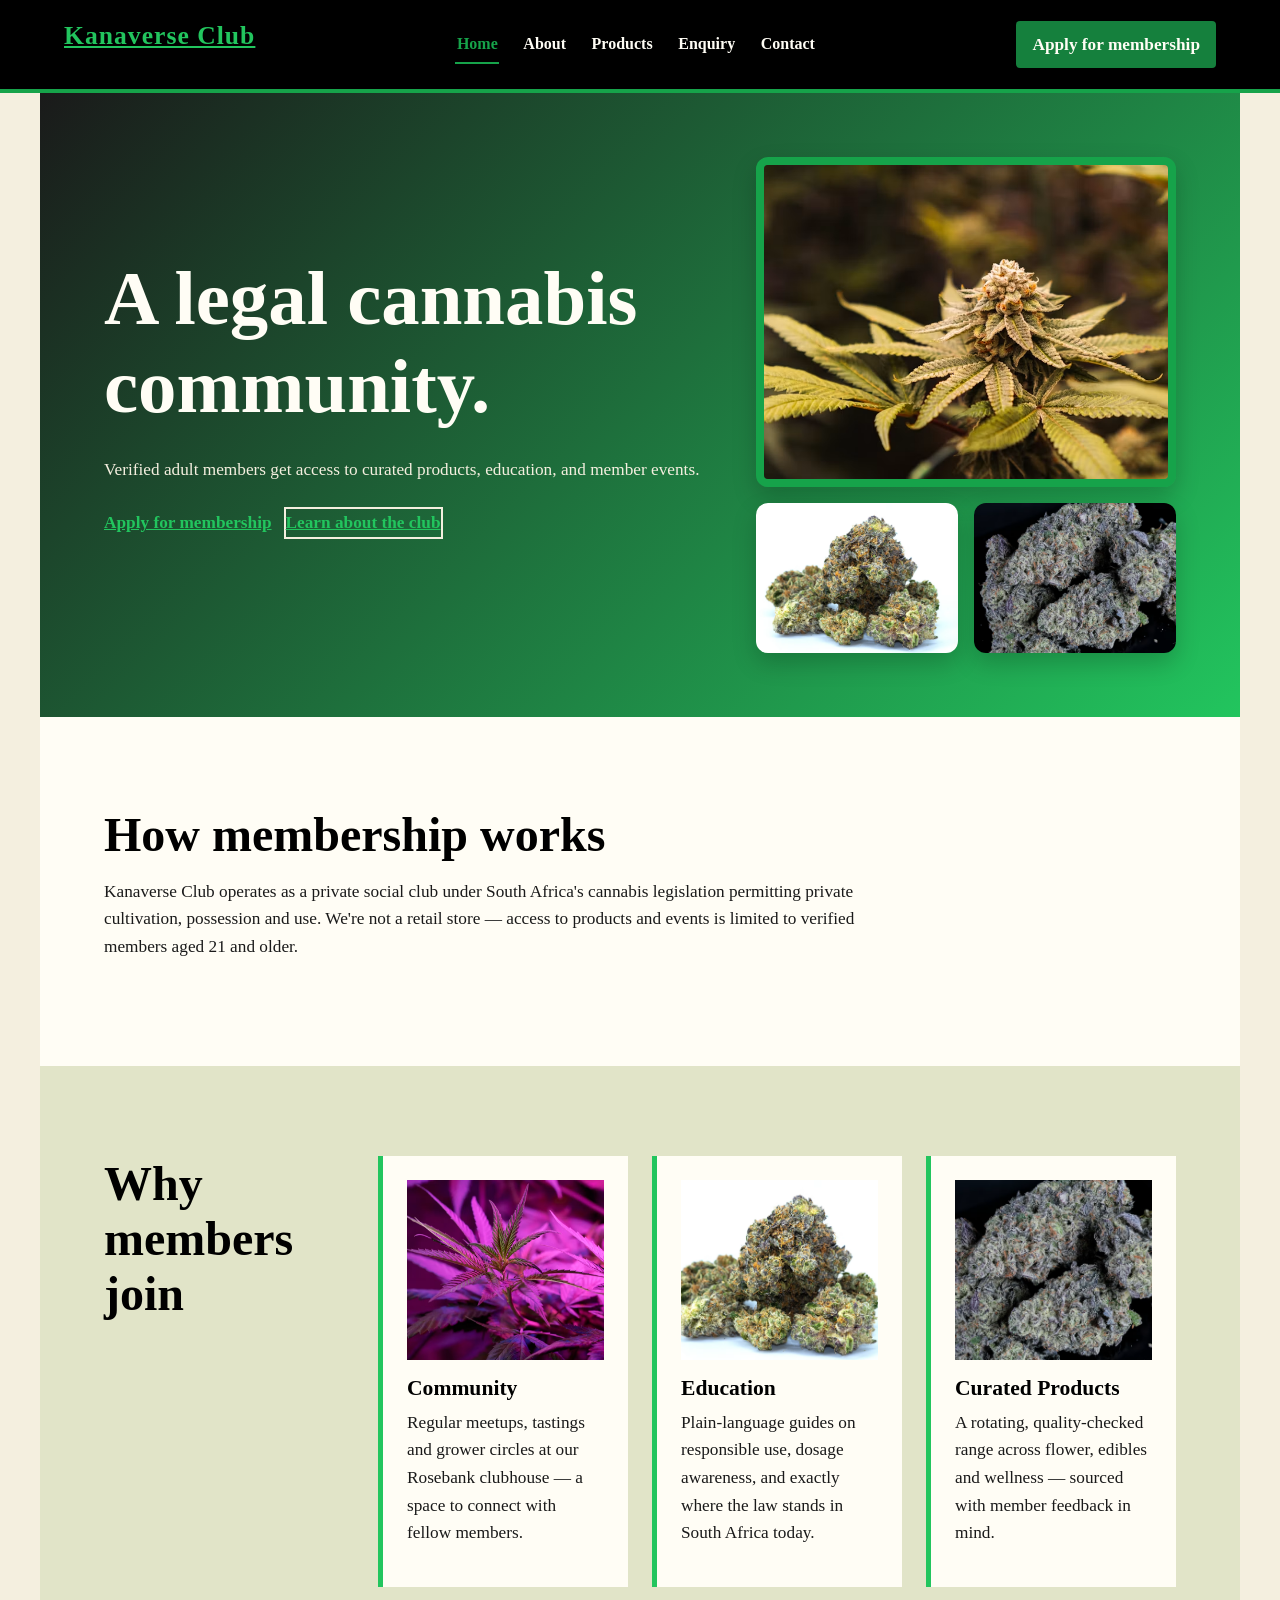
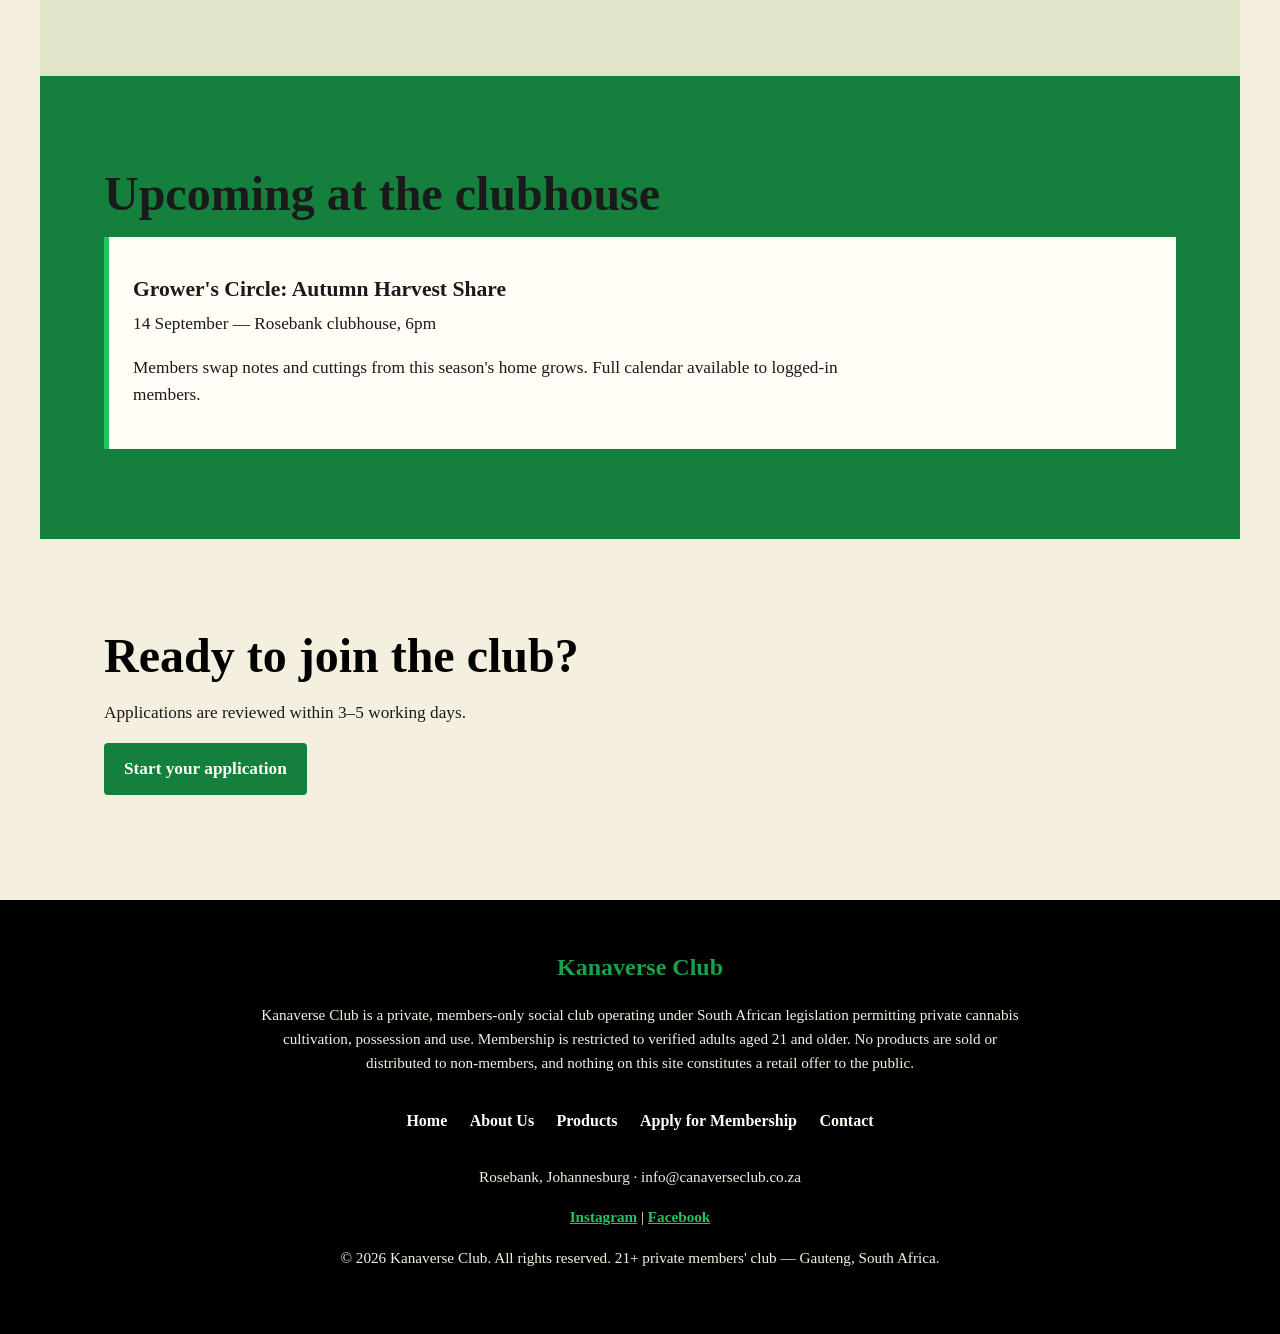
<file: WedePart3-main/index.html>
<!DOCTYPE html>
<html lang="en">
<head>
  <meta charset="UTF-8">
  <meta name="viewport" content="width=device-width, initial-scale=1.0">
  <title>Kanaverse Club — Johannesburg's Private Cannabis Social Club</title>
  <link rel="stylesheet" href="style.css">
</head>
<body>

  <header>
    <p class="site-brand"><a href="index.html" aria-label="Kanaverse Club home">Kanaverse Club</a></p>
    <nav aria-label="Main navigation">
      <ul>
        <li><a href="index.html" aria-current="page">Home</a></li>
        <li><a href="about.html">About</a></li>
        <li><a href="products.html">Products</a></li>
        <li><a href="enquiry.html">Enquiry</a></li>
        <li><a href="contact.html">Contact</a></li>
      </ul>
    </nav>
    <p class="header-cta"><a href="enquiry.html">Apply for membership</a></p>
  </header>

  <main>

    <!-- Hero section -->
    <section id="hero">
      <div class="hero-copy">
        <h1>A legal cannabis community.</h1>
        <p>Verified adult members get access to curated products, education, and member events.</p>
        <p class="hero-actions">
          <a class="button-link" href="enquiry.html">Apply for membership</a>
          <a class="button-link button-link-secondary" href="about.html">Learn about the club</a>
        </p>
      </div>

      <div class="hero-visual">
        <img src="images/bud1.avif" alt="Cannabis buds at Kanaverse Club" class="hero-main">
        <div class="hero-mini">
          <img src="images/bud3.avif" alt="Cannabis product display" class="hero-thumb">
          <img src="images/bud4.avif" alt="Quality cannabis flower" class="hero-thumb">
        </div>
      </div>
    </section>

    <section id="how-it-works">
      <h2>How membership works</h2>
      <p>Kanaverse Club operates as a private social club under South Africa's cannabis legislation permitting private cultivation, possession and use. We're not a retail store — access to products and events is limited to verified members aged 21 and older.</p>
    </section>

   
    <section id="why-join">
      <h2>Why members join</h2>
      <div class="feature">
        <img src="images/bud2.avif" alt="Community members enjoying a meetup at Kanaverse Club">
        <h3>Community</h3>
        <p>Regular meetups, tastings and grower circles at our Rosebank clubhouse — a space to connect with fellow members.</p>
      </div>
      <div class="feature">
        <img src="images/bud3.avif" alt="Education and cannabis learning resources">
        <h3>Education</h3>
        <p>Plain-language guides on responsible use, dosage awareness, and exactly where the law stands in South Africa today.</p>
      </div>
      <div class="feature">
        <img src="images/bud4.avif" alt="Curated cannabis products for members">
        <h3>Curated Products</h3>
        <p>A rotating, quality-checked range across flower, edibles and wellness — sourced with member feedback in mind.</p>
      </div>
    </section>

    <!-- Events teaser -->
    <section id="events-teaser">
      <h2>Upcoming at the clubhouse</h2>
      <article>
        <h3>Grower's Circle: Autumn Harvest Share</h3>
        <p><time datetime="2026-09-14">14 September</time> — Rosebank clubhouse, 6pm</p>
        <p>Members swap notes and cuttings from this season's home grows. Full calendar available to logged-in members.</p>
      </article>
    </section>

    <!-- Membership call to action -->
    <section id="cta">
      <h2>Ready to join the club?</h2>
      <p>Applications are reviewed within 3–5 working days.</p>
      <p><a class="button-link" href="enquiry.html">Start your application</a></p>
    </section>

  </main>

  
  <footer>
    <p><strong>Kanaverse Club</strong></p>
    <p>Kanaverse Club is a private, members-only social club operating under South African legislation permitting private cannabis cultivation, possession and use. Membership is restricted to verified adults aged 21 and older. No products are sold or distributed to non-members, and nothing on this site constitutes a retail offer to the public.</p>

    <nav>
      <ul>
        <li><a href="index.html">Home</a></li>
        <li><a href="about.html">About Us</a></li>
        <li><a href="products.html">Products</a></li>
        <li><a href="enquiry.html">Apply for Membership</a></li>
        <li><a href="contact.html">Contact</a></li>
      </ul>
    </nav>

    <p>Rosebank, Johannesburg &middot; info@canaverseclub.co.za</p>
    <p><a href="#">Instagram</a> | <a href="#">Facebook</a></p>
    <p>&copy; 2026 Kanaverse Club. All rights reserved. 21+ private members' club — Gauteng, South Africa.</p>
  </footer>

</body>
</html>
</file>
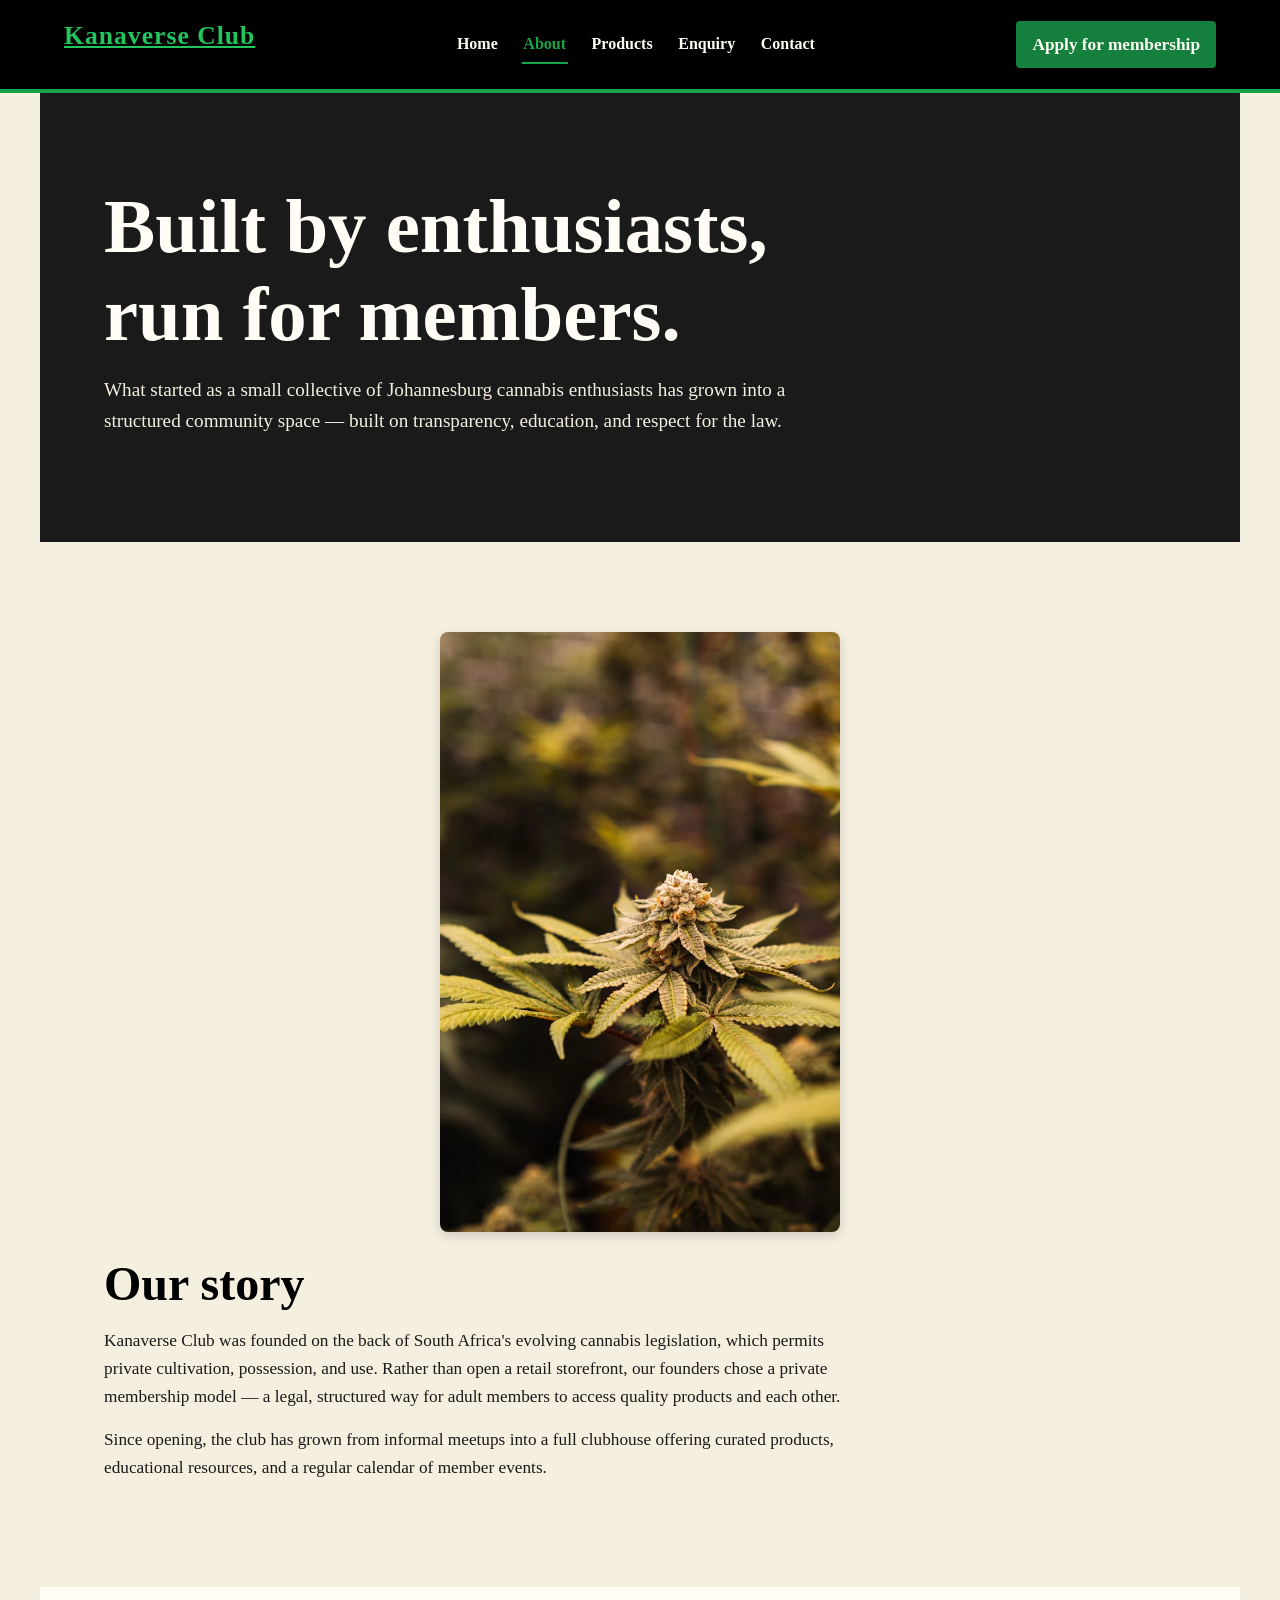
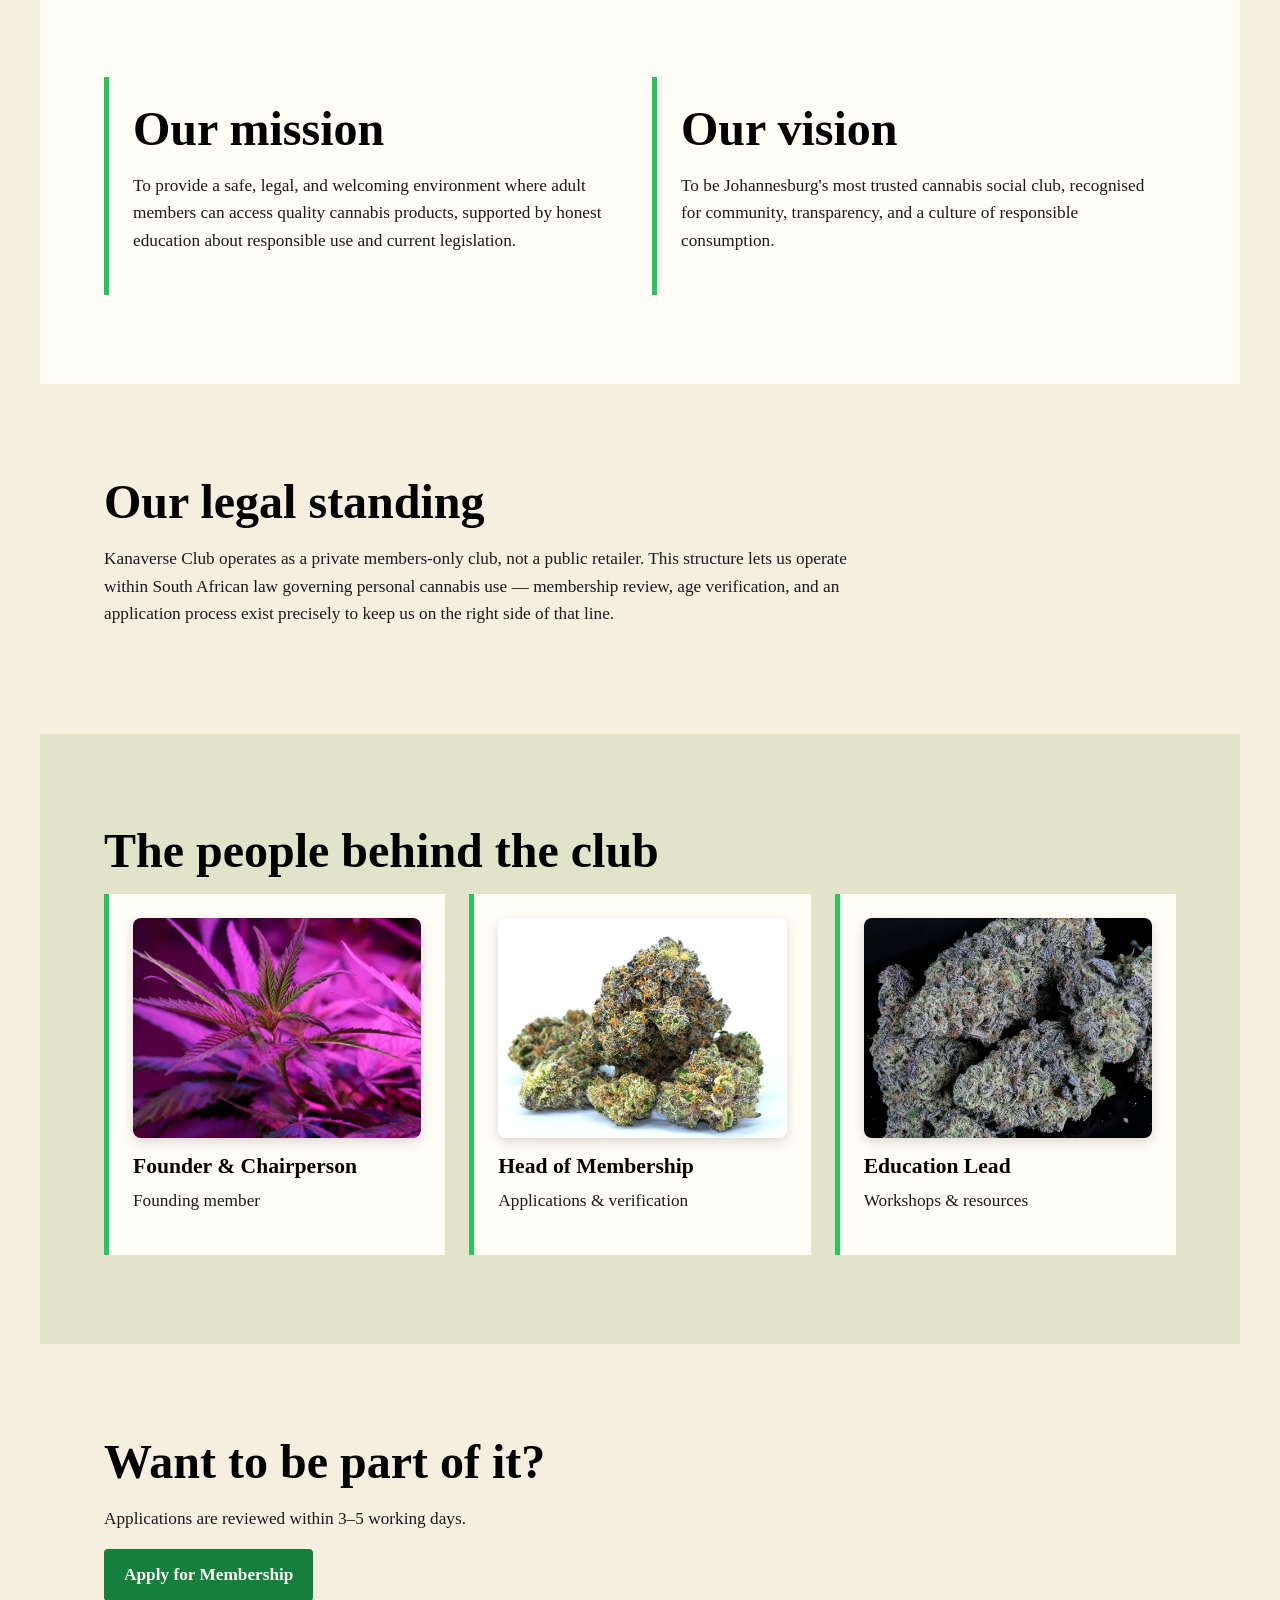
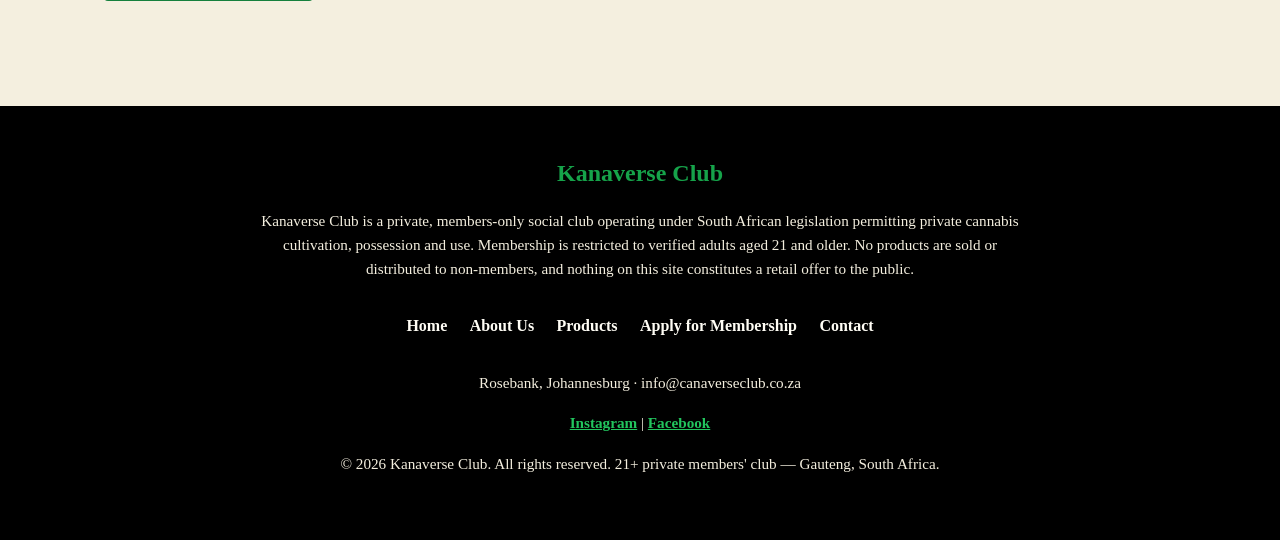
<file: WedePart3-main/about.html>
<!DOCTYPE html>
<html lang="en">
<head>
  <meta charset="UTF-8">
  <meta name="viewport" content="width=device-width, initial-scale=1.0">
  <title>About Us — Kanaverse Club</title>
  <link rel="stylesheet" href="style.css">
</head>
<body>

  <header>
    <p class="site-brand"><a href="index.html" aria-label="Kanaverse Club home">Kanaverse Club</a></p>
    <nav aria-label="Main navigation">
      <ul>
        <li><a href="index.html">Home</a></li>
        <li><a href="about.html" aria-current="page">About</a></li>
        <li><a href="products.html">Products</a></li>
        <li><a href="enquiry.html">Enquiry</a></li>
        <li><a href="contact.html">Contact</a></li>
      </ul>
    </nav>
    <p class="header-cta"><a href="enquiry.html">Apply for membership</a></p>
  </header>

  <main>

    <section id="page-intro">
      <h1>Built by enthusiasts, run for members.</h1>
      <p>What started as a small collective of Johannesburg cannabis enthusiasts has grown into a structured community space — built on transparency, education, and respect for the law.</p>
    </section>

    <!-- Our story -->
    <section id="our-story">
      <img src="images/bud1.avif" alt="Cannabis buds" class="section-image">
      <h2>Our story</h2>
      <p>Kanaverse Club was founded on the back of South Africa's evolving cannabis legislation, which permits private cultivation, possession, and use. Rather than open a retail storefront, our founders chose a private membership model — a legal, structured way for adult members to access quality products and each other.</p>
      <p>Since opening, the club has grown from informal meetups into a full clubhouse offering curated products, educational resources, and a regular calendar of member events.</p>
    </section>

    <!-- Mission and vision -->
    <section id="mission-vision">
      <div>
        <h2>Our mission</h2>
        <p>To provide a safe, legal, and welcoming environment where adult members can access quality cannabis products, supported by honest education about responsible use and current legislation.</p>
      </div>
      <div>
        <h2>Our vision</h2>
        <p>To be Johannesburg's most trusted cannabis social club, recognised for community, transparency, and a culture of responsible consumption.</p>
      </div>
    </section>

    <!-- Legal standing -->
    <section id="legal-standing">
      <h2>Our legal standing</h2>
      <p>Kanaverse Club operates as a private members-only club, not a public retailer. This structure lets us operate within South African law governing personal cannabis use — membership review, age verification, and an application process exist precisely to keep us on the right side of that line.</p>
    </section>

    <!-- Team -->
    <section id="team">
      <h2>The people behind the club</h2>
      <ul>
        <li>
          <img src="images/bud2.avif" alt="Premium cannabis bud selection">
          <h3>Founder &amp; Chairperson</h3>
          <p>Founding member</p>
        </li>
        <li>
          <img src="images/bud3.avif" alt="Carefully cultivated cannabis">
          <h3>Head of Membership</h3>
          <p>Applications &amp; verification</p>
        </li>
        <li>
          <img src="images/bud4.avif" alt="Quality cannabis strain">
          <h3>Education Lead</h3>
          <p>Workshops &amp; resources</p>
        </li>
      </ul>
    </section>

    <section id="cta">
      <h2>Want to be part of it?</h2>
      <p>Applications are reviewed within 3–5 working days.</p>
      <p><a href="enquiry.html">Apply for Membership</a></p>
    </section>

  </main>

  <footer>
    <p><strong>Kanaverse Club</strong></p>
    <p>Kanaverse Club is a private, members-only social club operating under South African legislation permitting private cannabis cultivation, possession and use. Membership is restricted to verified adults aged 21 and older. No products are sold or distributed to non-members, and nothing on this site constitutes a retail offer to the public.</p>

    <nav>
      <ul>
        <li><a href="index.html">Home</a></li>
        <li><a href="about.html">About Us</a></li>
        <li><a href="products.html">Products</a></li>
        <li><a href="enquiry.html">Apply for Membership</a></li>
        <li><a href="contact.html">Contact</a></li>
      </ul>
    </nav>

    <p>Rosebank, Johannesburg &middot; info@canaverseclub.co.za</p>
    <p><a href="#">Instagram</a> | <a href="#">Facebook</a></p>
    <p>&copy; 2026 Kanaverse Club. All rights reserved. 21+ private members' club — Gauteng, South Africa.</p>
  </footer>

</body>
</html>
</file>
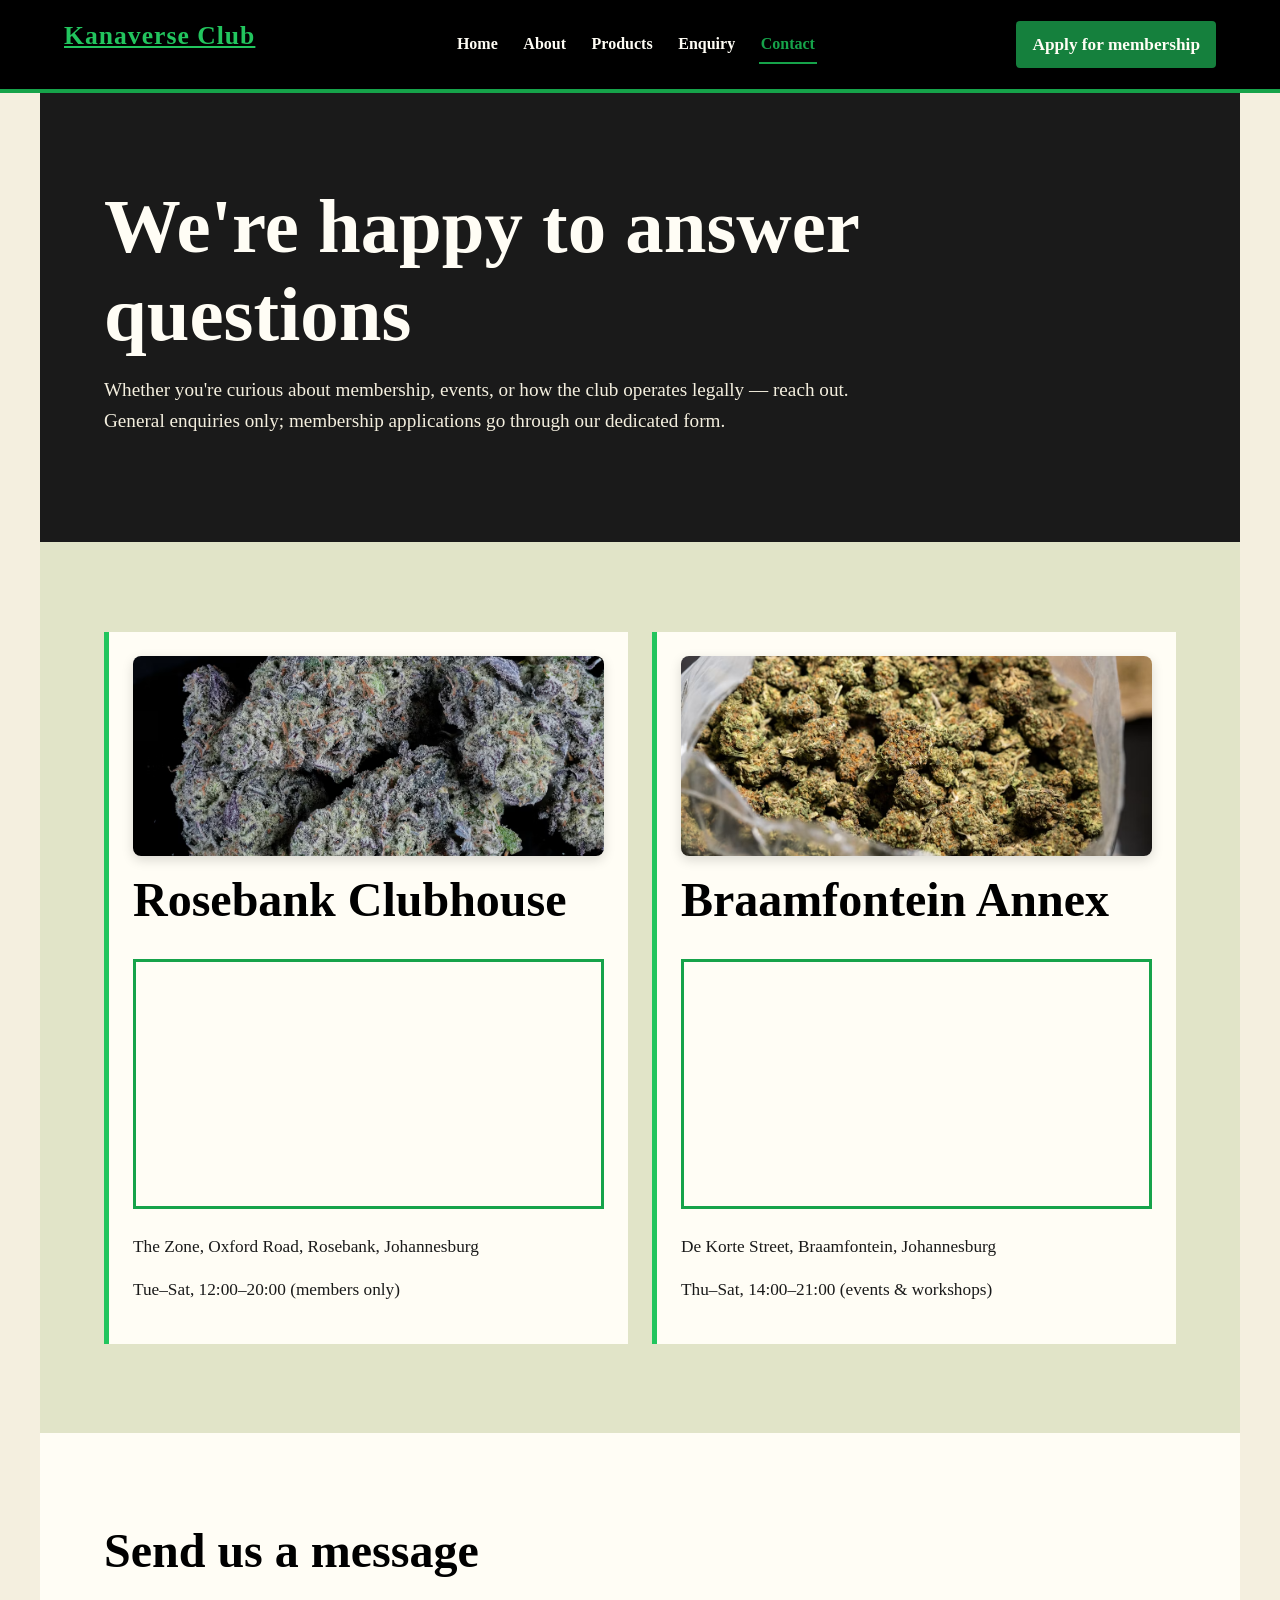
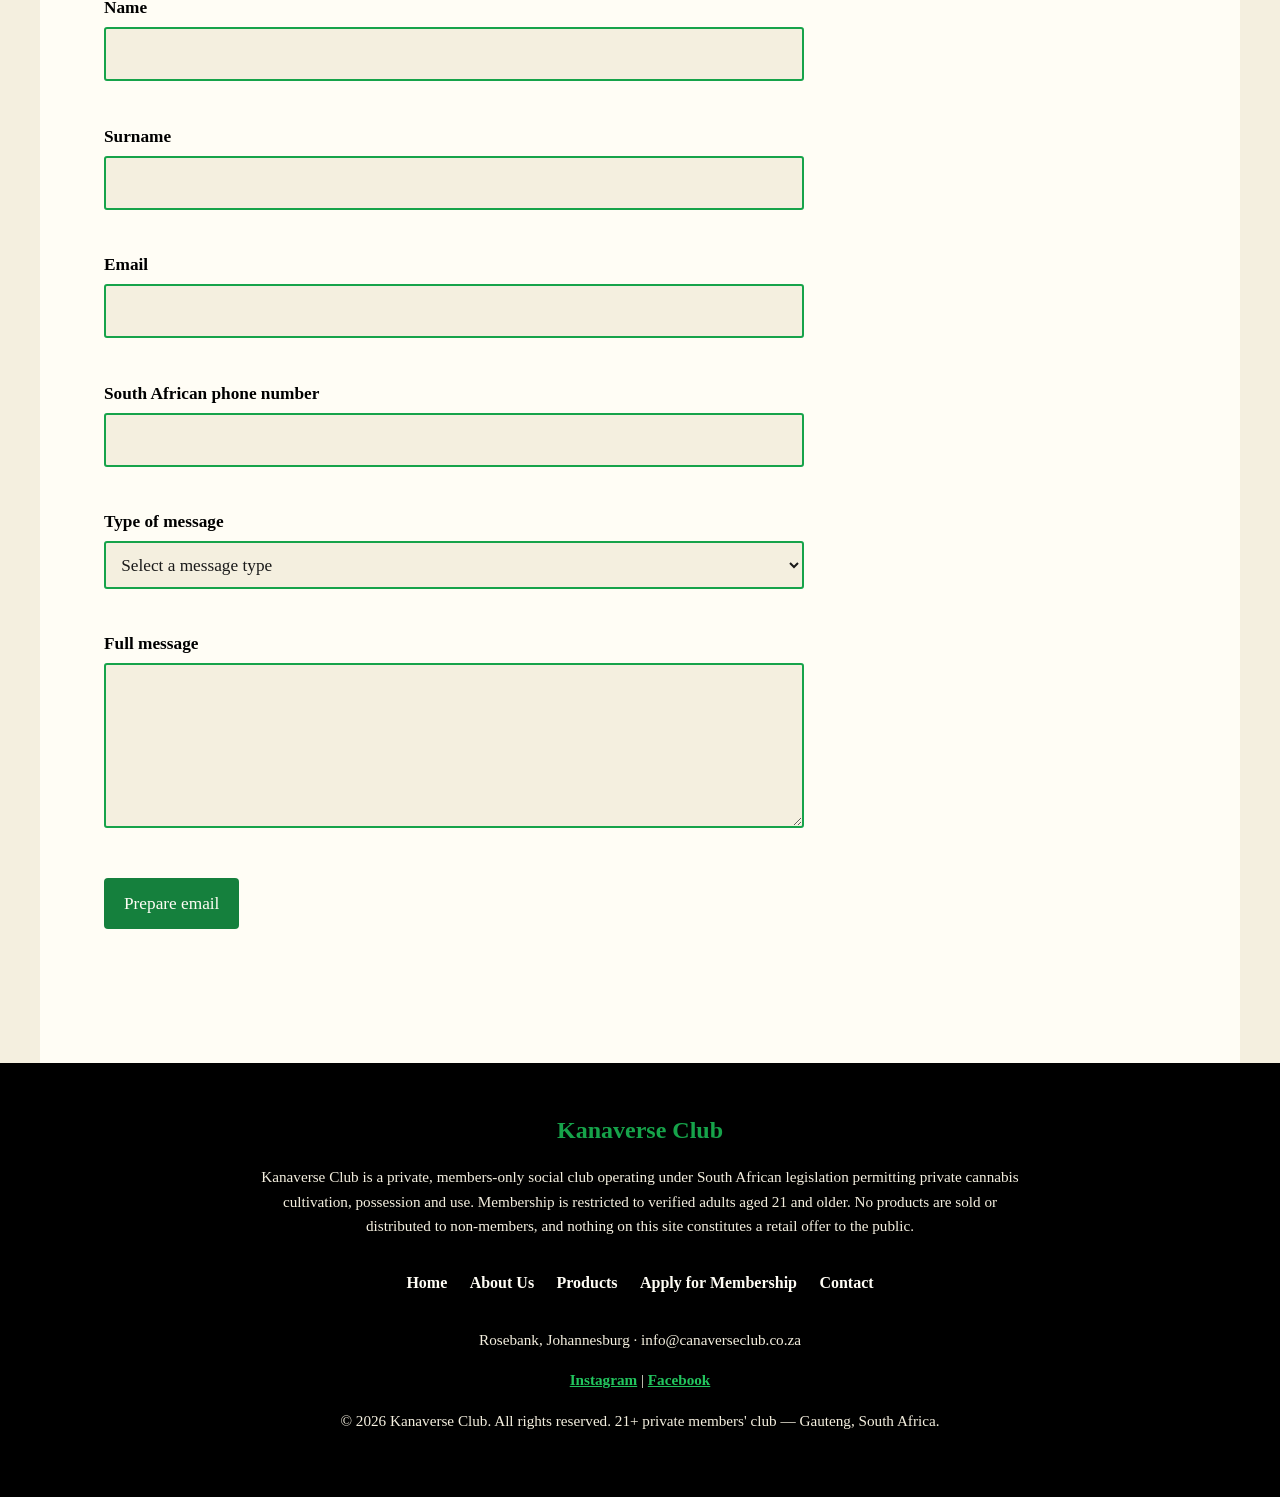
<file: WedePart3-main/contact.html>
<!DOCTYPE html>
<html lang="en">
<head>
  <meta charset="UTF-8">
  <meta name="viewport" content="width=device-width, initial-scale=1.0">
  <title>Contact — Kanaverse Club</title>
  <link rel="stylesheet" href="style.css">
</head>
<body>

  <header>
    <p class="site-brand"><a href="index.html" aria-label="Kanaverse Club home">Kanaverse Club</a></p>
    <nav aria-label="Main navigation">
      <ul>
        <li><a href="index.html">Home</a></li>
        <li><a href="about.html">About</a></li>
        <li><a href="products.html">Products</a></li>
        <li><a href="enquiry.html">Enquiry</a></li>
        <li><a href="contact.html" aria-current="page">Contact</a></li>
      </ul>
    </nav>
    <p class="header-cta"><a href="enquiry.html">Apply for membership</a></p>
  </header>

  <main>

    <section id="page-intro">
      <h1>We're happy to answer questions</h1>
      <p>Whether you're curious about membership, events, or how the club operates legally — reach out. General enquiries only; membership applications go through our dedicated form.</p>
    </section>

    <!-- Two locations, each with an embedded map -->
    <section id="locations">
      <div>
        <img src="images/bud4.avif" alt="Rosebank Clubhouse" class="location-image">
        <h2>Rosebank Clubhouse</h2>
        <iframe title="Map to Rosebank clubhouse" width="100%" height="250" frameborder="0" loading="lazy" referrerpolicy="no-referrer-when-downgrade"
          src="https://www.google.com/maps?q=Rosebank,Johannesburg&output=embed"></iframe>
        <p>The Zone, Oxford Road, Rosebank, Johannesburg</p>
        <p>Tue–Sat, 12:00–20:00 (members only)</p>
      </div>
      <div>
        <img src="images/buds5.avif" alt="Braamfontein Annex" class="location-image">
        <h2>Braamfontein Annex</h2>
        <iframe title="Map to Braamfontein annex" width="100%" height="250" frameborder="0" loading="lazy" referrerpolicy="no-referrer-when-downgrade"
          src="https://www.google.com/maps?q=Braamfontein,Johannesburg&output=embed"></iframe>
        <p>De Korte Street, Braamfontein, Johannesburg</p>
        <p>Thu–Sat, 14:00–21:00 (events &amp; workshops)</p>
      </div>
    </section>

    <!-- General contact form -->
    <section id="contact-form">
      <h2>Send us a message</h2>
      <form id="contact-message-form" action="mailto:info@canaverseclub.co.za" method="post" enctype="text/plain" novalidate>

        <p>
          <label for="c-name">Name</label><br>
          <input type="text" id="c-name" name="name" minlength="2" maxlength="60" autocomplete="given-name" required aria-describedby="c-name-error">
          <span class="form-error" id="c-name-error" aria-live="polite"></span>
        </p>

        <p>
          <label for="c-surname">Surname</label><br>
          <input type="text" id="c-surname" name="surname" minlength="2" maxlength="60" autocomplete="family-name" required aria-describedby="c-surname-error">
          <span class="form-error" id="c-surname-error" aria-live="polite"></span>
        </p>

        <p>
          <label for="c-email">Email</label><br>
          <input type="email" id="c-email" name="email" maxlength="254" autocomplete="email" required aria-describedby="c-email-error">
          <span class="form-error" id="c-email-error" aria-live="polite"></span>
        </p>

        <p>
          <label for="c-phone">South African phone number</label><br>
          <input type="tel" id="c-phone" name="phone" minlength="10" maxlength="10" pattern="0[0-9]{9}" autocomplete="tel" inputmode="numeric" title="Enter 10 digits starting with 0, for example 0821234567." required aria-describedby="c-phone-error">
          <span class="form-error" id="c-phone-error" aria-live="polite"></span>
        </p>

        <p>
          <label for="c-subject">Type of message</label><br>
          <select id="c-subject" name="messageType" required aria-describedby="c-subject-error">
            <option value="">Select a message type</option>
            <option value="general">General question</option>
            <option value="feedback">Feedback</option>
            <option value="complaint">Complaint</option>
            <option value="membership">Membership question</option>
            <option value="events">Events and workshops</option>
            <option value="press">Press / media</option>
            <option value="other">Other</option>
          </select>
          <span class="form-error" id="c-subject-error" aria-live="polite"></span>
        </p>

        <p>
          <label for="c-message">Full message</label><br>
          <textarea id="c-message" name="message" rows="5" minlength="10" maxlength="2000" required aria-describedby="c-message-error"></textarea>
          <span class="form-error" id="c-message-error" aria-live="polite"></span>
        </p>

        <p>
          <button type="submit">Prepare email</button>
        </p>

        <div id="contact-form-status" class="form-status" aria-live="polite"></div>
      </form>
    </section>

  </main>

  <footer>
    <p><strong>Kanaverse Club</strong></p>
    <p>Kanaverse Club is a private, members-only social club operating under South African legislation permitting private cannabis cultivation, possession and use. Membership is restricted to verified adults aged 21 and older. No products are sold or distributed to non-members, and nothing on this site constitutes a retail offer to the public.</p>

    <nav>
      <ul>
        <li><a href="index.html">Home</a></li>
        <li><a href="about.html">About Us</a></li>
        <li><a href="products.html">Products</a></li>
        <li><a href="enquiry.html">Apply for Membership</a></li>
        <li><a href="contact.html">Contact</a></li>
      </ul>
    </nav>

    <p>Rosebank, Johannesburg &middot; info@canaverseclub.co.za</p>
    <p><a href="#">Instagram</a> | <a href="#">Facebook</a></p>
    <p>&copy; 2026 Kanaverse Club. All rights reserved. 21+ private members' club — Gauteng, South Africa.</p>
  </footer>

  <script src="js/forms.js"></script>
</body>
</html>
</file>
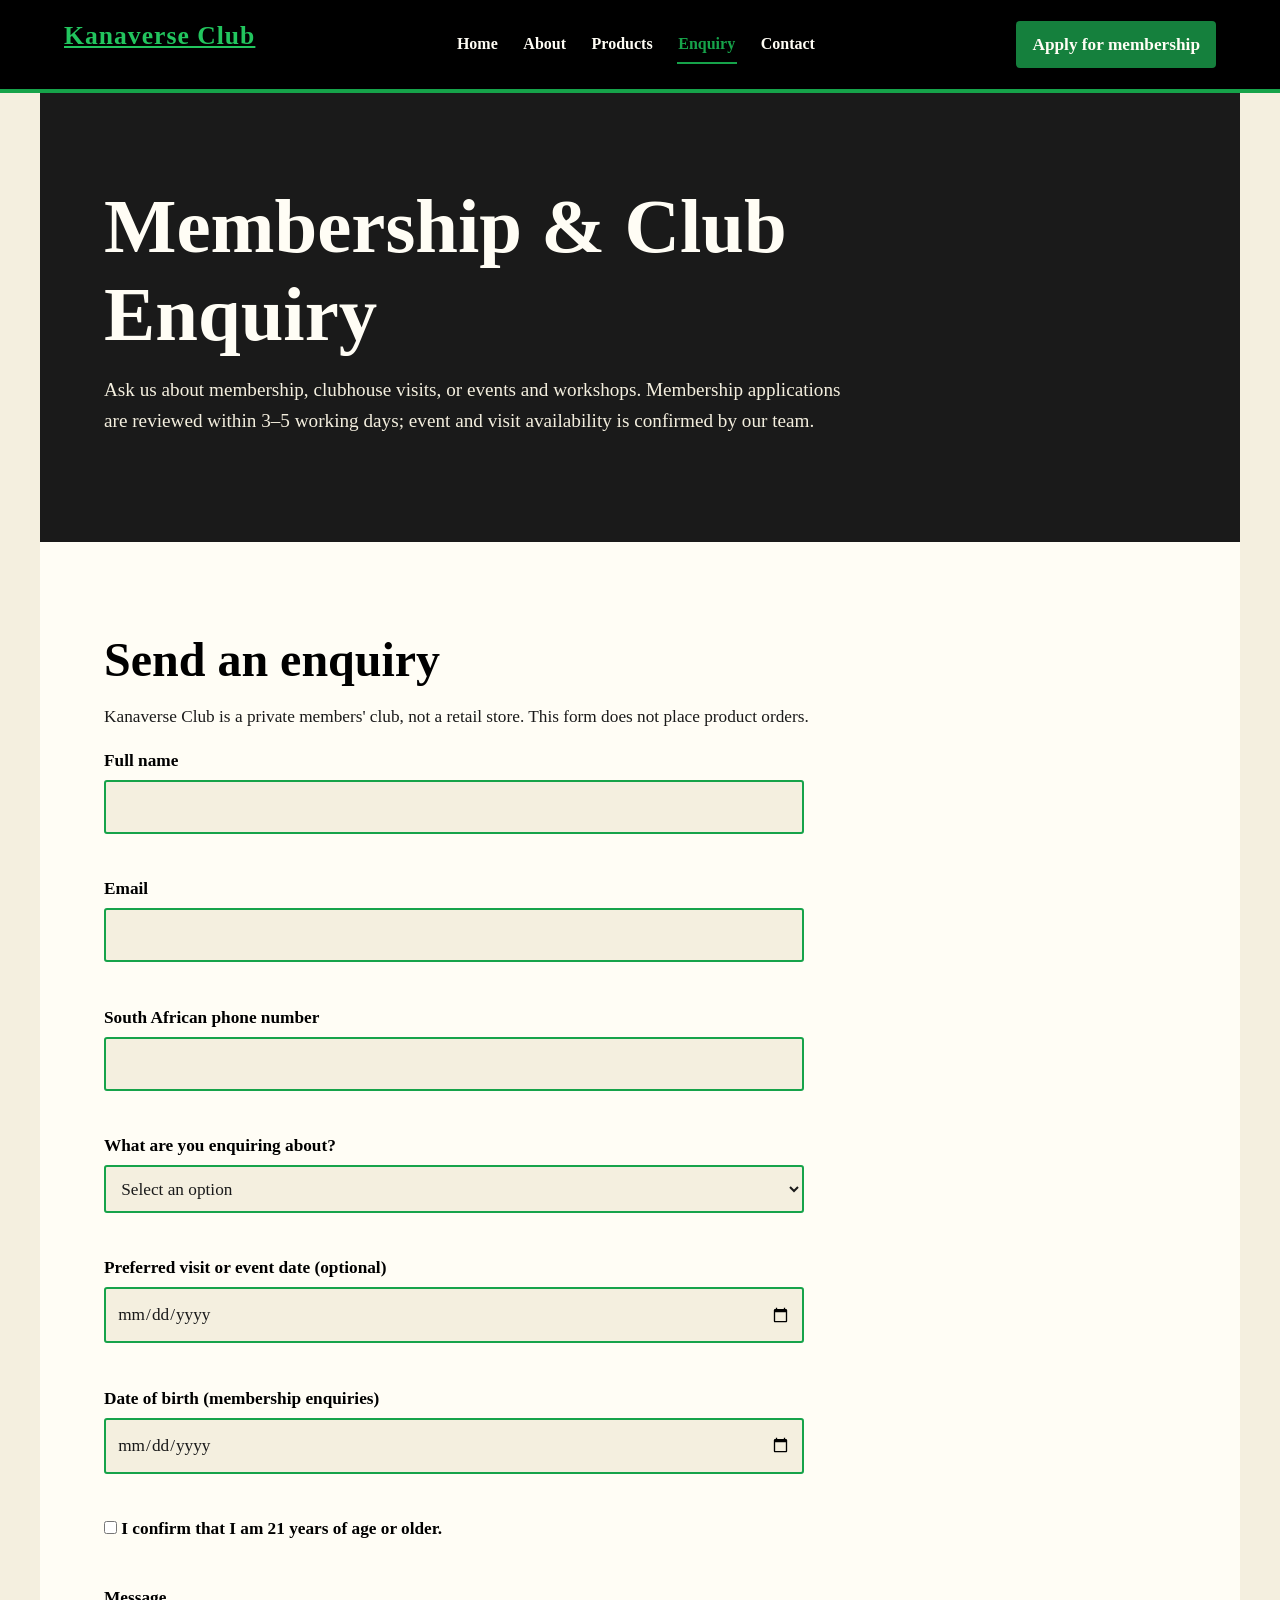
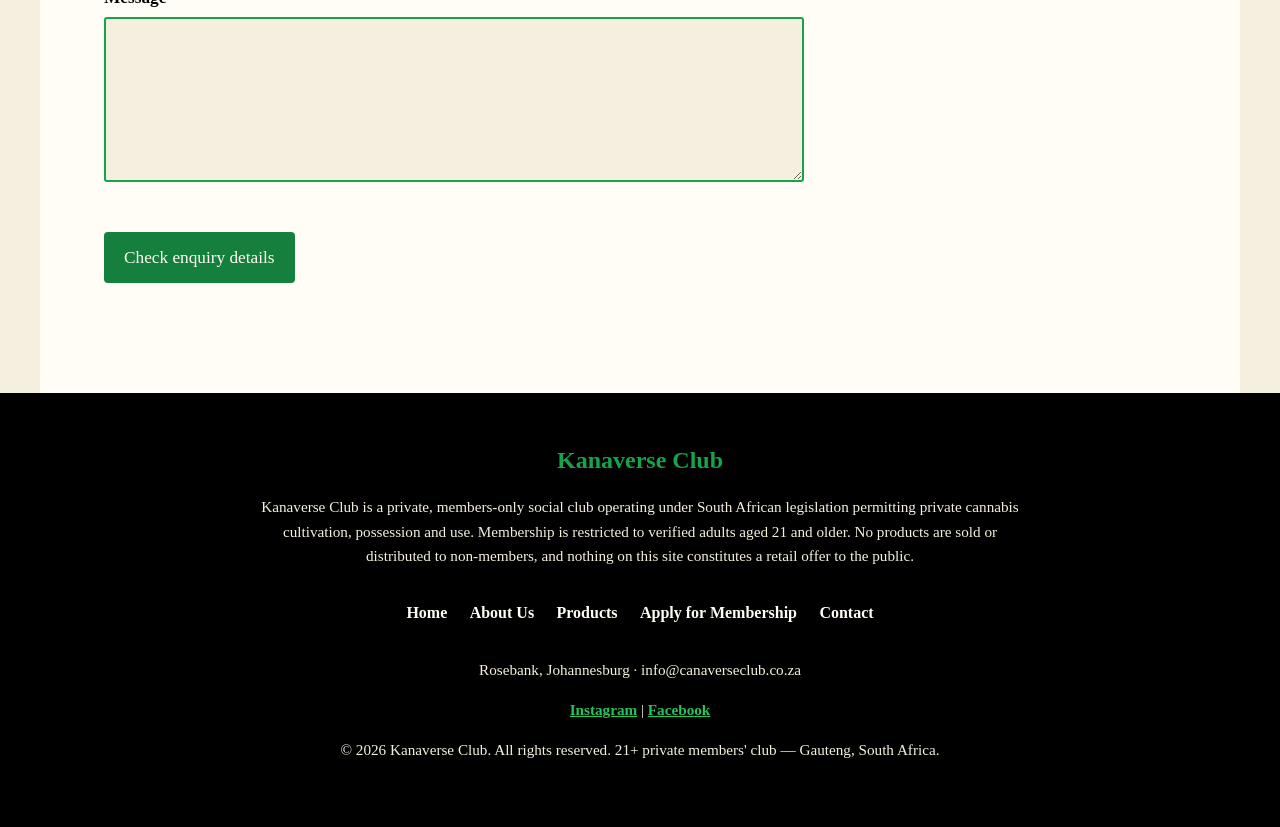
<file: WedePart3-main/enquiry.html>
<!DOCTYPE html>
<html lang="en">
<head>
  <meta charset="UTF-8">
  <meta name="viewport" content="width=device-width, initial-scale=1.0">
  <title>Membership &amp; Club Enquiry — Kanaverse Club</title>
  <link rel="stylesheet" href="style.css">
</head>
<body>

  <header>
    <p class="site-brand"><a href="index.html" aria-label="Kanaverse Club home">Kanaverse Club</a></p>
    <nav aria-label="Main navigation">
      <ul>
        <li><a href="index.html">Home</a></li>
        <li><a href="about.html">About</a></li>
        <li><a href="products.html">Products</a></li>
        <li><a href="enquiry.html" aria-current="page">Enquiry</a></li>
        <li><a href="contact.html">Contact</a></li>
      </ul>
    </nav>
    <p class="header-cta"><a href="enquiry.html">Apply for membership</a></p>
  </header>

  <main>

    <section id="page-intro">
      <h1>Membership &amp; Club Enquiry</h1>
      <p>Ask us about membership, clubhouse visits, or events and workshops. Membership applications are reviewed within 3–5 working days; event and visit availability is confirmed by our team.</p>
    </section>

    <section id="application-form">
      <h2>Send an enquiry</h2>
      <p>Kanaverse Club is a private members' club, not a retail store. This form does not place product orders.</p>
      <form id="enquiry-form" action="mailto:info@canaverseclub.co.za" method="post" enctype="text/plain" novalidate>

        <p>
          <label for="e-name">Full name</label><br>
          <input type="text" id="e-name" name="fullName" minlength="2" maxlength="80" autocomplete="name" required aria-describedby="e-name-error">
          <span class="form-error" id="e-name-error" aria-live="polite"></span>
        </p>

        <p>
          <label for="e-email">Email</label><br>
          <input type="email" id="e-email" name="email" maxlength="254" autocomplete="email" required aria-describedby="e-email-error">
          <span class="form-error" id="e-email-error" aria-live="polite"></span>
        </p>

        <p>
          <label for="e-phone">South African phone number</label><br>
          <input type="tel" id="e-phone" name="phone" minlength="10" maxlength="10" pattern="0[0-9]{9}" autocomplete="tel" inputmode="numeric" title="Enter 10 digits starting with 0, for example 0821234567." required aria-describedby="e-phone-error">
          <span class="form-error" id="e-phone-error" aria-live="polite"></span>
        </p>

        <p>
          <label for="e-interest">What are you enquiring about?</label><br>
          <select id="e-interest" name="interest" required aria-describedby="e-interest-error">
            <option value="">Select an option</option>
            <option value="membership">Membership application</option>
            <option value="visit">A clubhouse visit</option>
            <option value="events">Events and workshops</option>
            <option value="information">Membership information</option>
          </select>
          <span class="form-error" id="e-interest-error" aria-live="polite"></span>
        </p>

        <p>
          <label for="e-visit-date">Preferred visit or event date (optional)</label><br>
          <input type="date" id="e-visit-date" name="preferredDate" aria-describedby="e-visit-date-error">
          <span class="form-error" id="e-visit-date-error" aria-live="polite"></span>
        </p>

        <p>
          <label for="e-dob">Date of birth (membership enquiries)</label><br>
          <input type="date" id="e-dob" name="dateOfBirth" required aria-describedby="e-dob-error">
          <span class="form-error" id="e-dob-error" aria-live="polite"></span>
        </p>

        <p>
          <input type="checkbox" id="e-confirm" name="ageConfirmed" required aria-describedby="e-confirm-error">
          <label for="e-confirm">I confirm that I am 21 years of age or older.</label><br>
          <span class="form-error" id="e-confirm-error" aria-live="polite"></span>
        </p>

        <p>
          <label for="e-message">Message</label><br>
          <textarea id="e-message" name="message" rows="5" minlength="10" maxlength="1000" required aria-describedby="e-message-error"></textarea>
          <span class="form-error" id="e-message-error" aria-live="polite"></span>
        </p>

        <p>
          <button type="submit">Check enquiry details</button>
        </p>

        <div id="enquiry-result" class="form-result" aria-live="polite" hidden></div>
      </form>
    </section>

  </main>

  <footer>
    <p><strong>Kanaverse Club</strong></p>
    <p>Kanaverse Club is a private, members-only social club operating under South African legislation permitting private cannabis cultivation, possession and use. Membership is restricted to verified adults aged 21 and older. No products are sold or distributed to non-members, and nothing on this site constitutes a retail offer to the public.</p>

    <nav>
      <ul>
        <li><a href="index.html">Home</a></li>
        <li><a href="about.html">About Us</a></li>
        <li><a href="products.html">Products</a></li>
        <li><a href="enquiry.html">Apply for Membership</a></li>
        <li><a href="contact.html">Contact</a></li>
      </ul>
    </nav>

    <p>Rosebank, Johannesburg &middot; info@canaverseclub.co.za</p>
    <p><a href="#">Instagram</a> | <a href="#">Facebook</a></p>
    <p>&copy; 2026 Kanaverse Club. All rights reserved. 21+ private members' club — Gauteng, South Africa.</p>
  </footer>

  <script src="js/forms.js"></script>
</body>
</html>
</file>
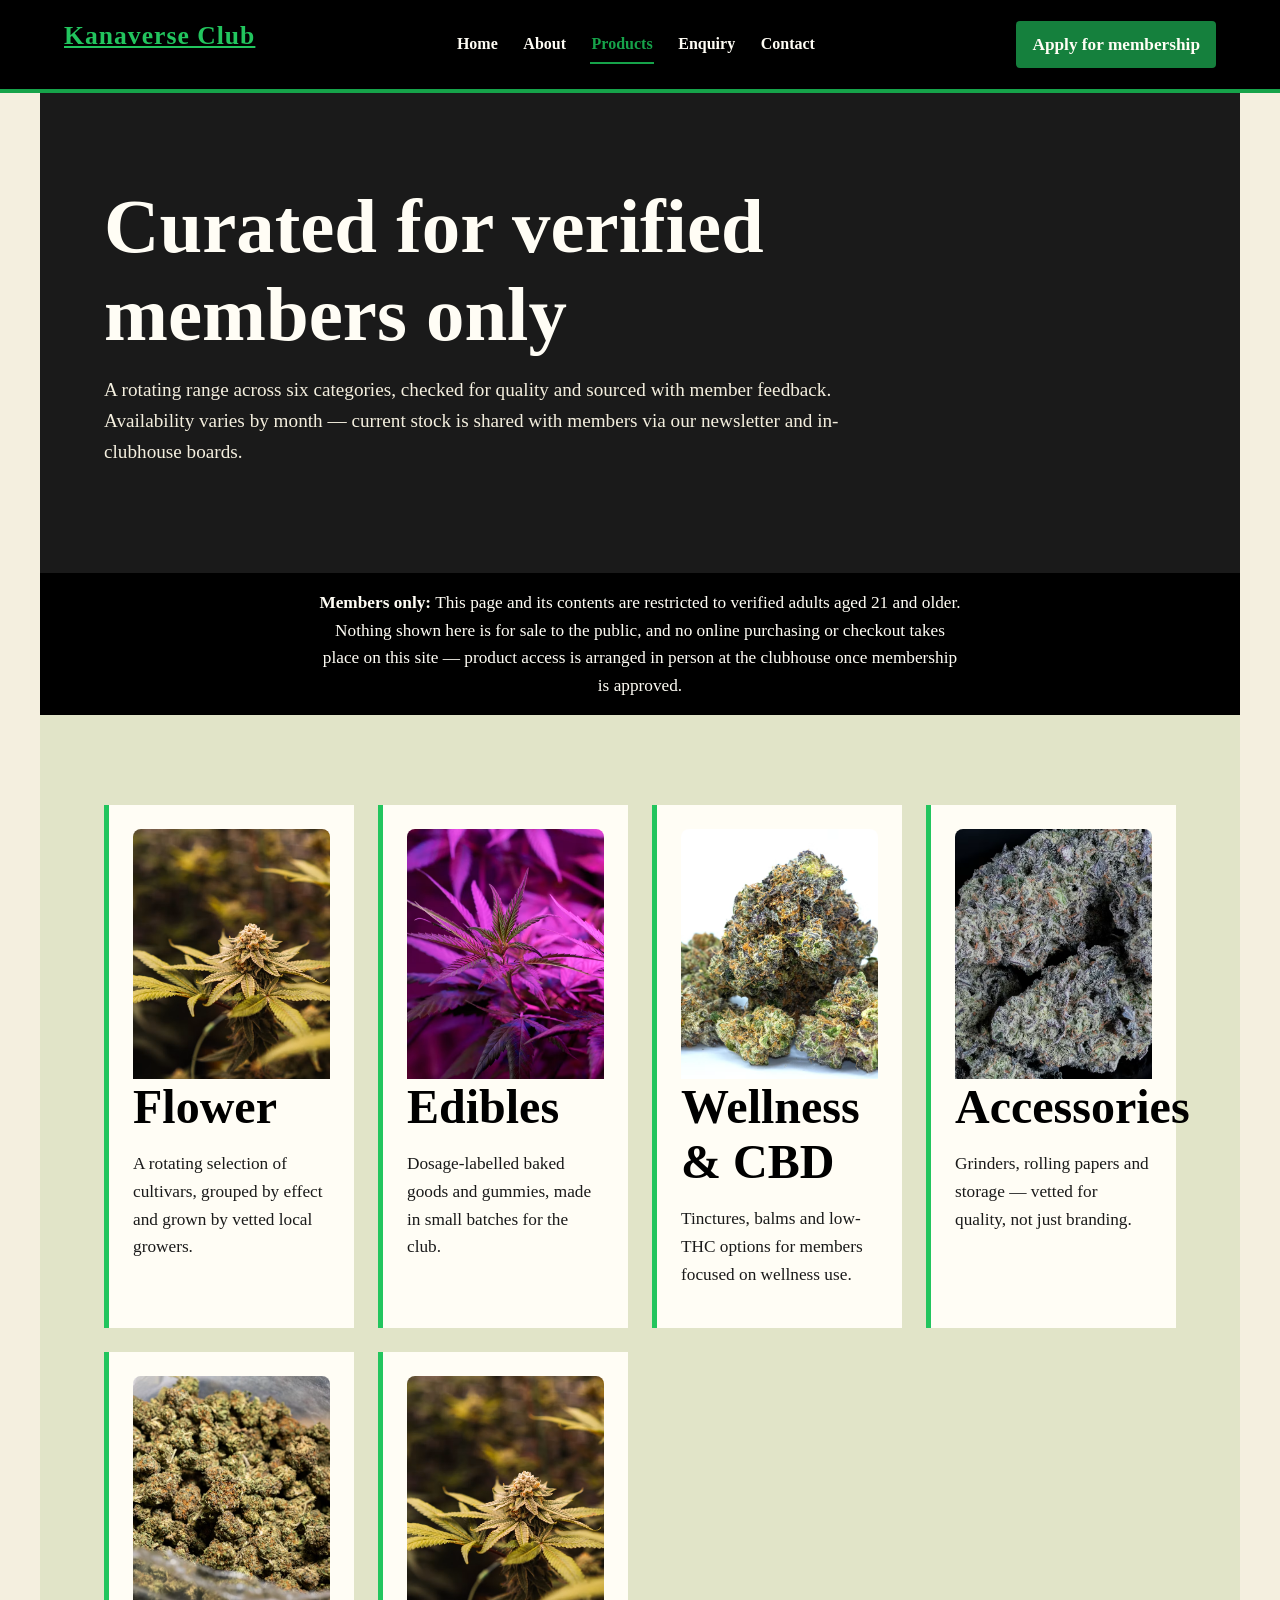
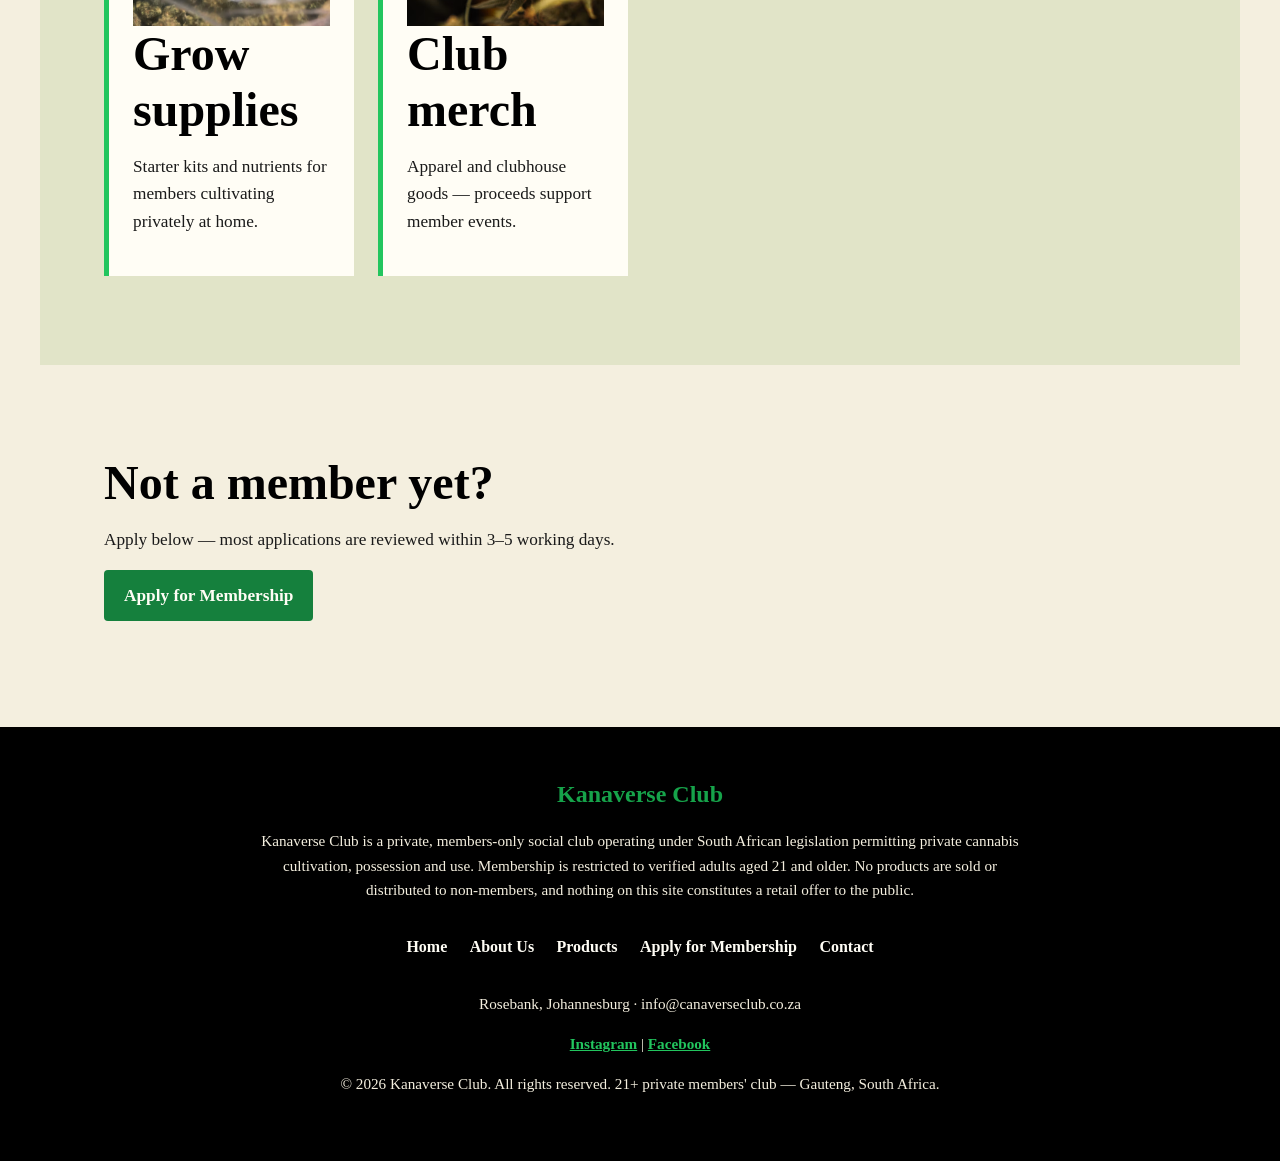
<file: WedePart3-main/products.html>
<!DOCTYPE html>
<html lang="en">
<head>
  <meta charset="UTF-8">
  <meta name="viewport" content="width=device-width, initial-scale=1.0">
  <title>Products — Kanaverse Club</title>
  <link rel="stylesheet" href="style.css">
</head>
<body>

  <!-- This page will be age-gated by script once JavaScript is added in a
       later phase: unverified visitors will be redirected to index.html
       before this content renders. -->

  <header>
    <p class="site-brand"><a href="index.html" aria-label="Kanaverse Club home">Kanaverse Club</a></p>
    <nav aria-label="Main navigation">
      <ul>
        <li><a href="index.html">Home</a></li>
        <li><a href="about.html">About</a></li>
        <li><a href="products.html" aria-current="page">Products</a></li>
        <li><a href="enquiry.html">Enquiry</a></li>
        <li><a href="contact.html">Contact</a></li>
      </ul>
    </nav>
    <p class="header-cta"><a href="enquiry.html">Apply for membership</a></p>
  </header>

  <main>

    <section id="page-intro">
      <h1>Curated for verified members only</h1>
      <p>A rotating range across six categories, checked for quality and sourced with member feedback. Availability varies by month — current stock is shared with members via our newsletter and in-clubhouse boards.</p>
    </section>

    <section id="members-only-notice">
      <p><strong>Members only:</strong> This page and its contents are restricted to verified adults aged 21 and older. Nothing shown here is for sale to the public, and no online purchasing or checkout takes place on this site — product access is arranged in person at the clubhouse once membership is approved.</p>
    </section>

    <!-- Product category cards -->
    <section id="product-categories">
      <ul>
        <li>
          <img src="images/bud1.avif" alt="Jar of cured cannabis flower">
          <h2>Flower</h2>
          <p>A rotating selection of cultivars, grouped by effect and grown by vetted local growers.</p>
        </li>
        <li>
          <img src="images/bud2.avif" alt="Selection of dosage-labelled edibles">
          <h2>Edibles</h2>
          <p>Dosage-labelled baked goods and gummies, made in small batches for the club.</p>
        </li>
        <li>
          <img src="images/bud3.avif" alt="Wellness tinctures and balms">
          <h2>Wellness &amp; CBD</h2>
          <p>Tinctures, balms and low-THC options for members focused on wellness use.</p>
        </li>
        <li>
          <img src="images/bud4.avif" alt="Grinders and rolling accessories">
          <h2>Accessories</h2>
          <p>Grinders, rolling papers and storage — vetted for quality, not just branding.</p>
        </li>
        <li>
          <img src="images/buds5.avif" alt="Home grow starter kit and nutrients">
          <h2>Grow supplies</h2>
          <p>Starter kits and nutrients for members cultivating privately at home.</p>
        </li>
        <li>
          <img src="images/bud1.avif" alt="Kanaverse Club branded merchandise">
          <h2>Club merch</h2>
          <p>Apparel and clubhouse goods — proceeds support member events.</p>
        </li>
      </ul>
    </section>

    <section id="cta">
      <h2>Not a member yet?</h2>
      <p>Apply below — most applications are reviewed within 3–5 working days.</p>
      <p><a href="enquiry.html">Apply for Membership</a></p>
    </section>

  </main>

  <footer>
    <p><strong>Kanaverse Club</strong></p>
    <p>Kanaverse Club is a private, members-only social club operating under South African legislation permitting private cannabis cultivation, possession and use. Membership is restricted to verified adults aged 21 and older. No products are sold or distributed to non-members, and nothing on this site constitutes a retail offer to the public.</p>

    <nav>
      <ul>
        <li><a href="index.html">Home</a></li>
        <li><a href="about.html">About Us</a></li>
        <li><a href="products.html">Products</a></li>
        <li><a href="enquiry.html">Apply for Membership</a></li>
        <li><a href="contact.html">Contact</a></li>
      </ul>
    </nav>

    <p>Rosebank, Johannesburg &middot; info@canaverseclub.co.za</p>
    <p><a href="#">Instagram</a> | <a href="#">Facebook</a></p>
    <p>&copy; 2026 Kanaverse Club. All rights reserved. 21+ private members' club — Gauteng, South Africa.</p>
  </footer>

</body>
</html>
</file>
<file: WedePart3-main/style.css>
:root {
    --forest: #1a1a1a;
    --forest-dark: #000000;
    --weed-green: #22c55e;
    --olive: #16a34a;
    --brown: #15803d;
    --clay: #22c55e;
    --cream: #f4efdf;
    --ink: #1a1a1a;
    --white: #fffdf5;
}

* {
    margin: 0;
    padding: 0;
    box-sizing: border-box;
}

html {
    scroll-behavior: smooth;
}

body {
    background: var(--cream);
    color: var(--ink);
    font-family: Georgia, 'Times New Roman', serif;
    line-height: 1.6;
}

a {
    color: var(--weed-green);
    font-weight: 700;
    transition: color 0.2s ease, background-color 0.2s ease;
}

a:hover {
    color: var(--brown);
}

header {
    align-items: center;
    background: var(--forest-dark);
    border-bottom: 4px solid var(--olive);
    color: var(--white);
    display: flex;
    gap: 2rem;
    justify-content: space-between;
    padding: 1rem clamp(1.25rem, 5vw, 5rem);
}

header p {
    padding: 0;
}

header .site-brand {
    color: var(--olive);
    font-size: 1.6rem;
    letter-spacing: 0.04em;
    white-space: nowrap;
}

header .header-cta {
    display: flex;
    justify-content: center;
    margin: 0;
    min-width: max-content;
}

header .header-cta a {
    background: var(--brown);
    border-radius: 4px;
    color: var(--white);
    display: inline-block;
    padding: 0.6rem 1rem;
    text-align: center;
    text-decoration: none;
    white-space: nowrap;
}

header .header-cta a:hover,
button:hover {
    background: var(--clay);
    color: var(--forest-dark);
}

nav ul,
#team ul,
#product-categories ul {
    list-style: none;
}

header nav ul,
footer nav ul {
    display: flex;
    flex-wrap: wrap;
    gap: 1rem 1.4rem;
    justify-content: center;
}

header nav a {
    border-bottom: 2px solid transparent;
    display: inline-block;
    padding: 0.35rem 0.1rem;
}

header nav a,
footer nav a {
    color: var(--white);
    text-decoration: none;
}

header nav a:hover,
header nav a[aria-current="page"],
footer nav a:hover {
    border-bottom-color: var(--olive);
    color: var(--olive);
}

a:focus-visible,
button:focus-visible {
    outline: 3px solid var(--weed-green);
    outline-offset: 3px;
}

/* Image Styling */
img {
    max-width: 100%;
    height: auto;
    display: block;
}

.section-image {
    width: 100%;
    max-width: 400px;
    margin: 0 auto 1.5rem;
    border-radius: 8px;
    box-shadow: 0 4px 12px rgba(0, 0, 0, 0.15);
    object-fit: cover;
}

.location-image {
    width: 100%;
    height: 200px;
    border-radius: 8px;
    margin-bottom: 1rem;
    object-fit: cover;
    box-shadow: 0 4px 12px rgba(0, 0, 0, 0.15);
}

#product-categories ul li img {
    width: 100%;
    height: 250px;
    object-fit: cover;
    border-radius: 8px 8px 0 0;
    margin-bottom: 0;
}

#team ul li img {
    width: 100%;
    height: 220px;
    object-fit: cover;
    border-radius: 8px;
    margin-bottom: 1rem;
    box-shadow: 0 4px 12px rgba(0, 0, 0, 0.15);
}

main {
    margin: 0 auto;
    max-width: 1200px;
}

main > section {
    padding: clamp(3rem, 7vw, 6rem) clamp(1.25rem, 5vw, 4rem);
}

#members-only-notice {
    background: var(--forest-dark);
    color: var(--white);
    padding: 1rem clamp(1rem, 3vw, 2rem);
    text-align: center;
}

#members-only-notice p {
    margin-bottom: 0.35rem;
}

#members-only-notice p {
    color: inherit;
    margin: 0 auto;
    max-width: 650px;
    padding: 0;
}

#hero {
    background: linear-gradient(135deg, var(--forest) 0%, var(--weed-green) 100%);
    color: var(--white);
    display: flex;
    gap: 2rem;
    align-items: center;
    justify-content: space-between;
    min-height: 60vh;
    padding-bottom: 4rem;
    padding-top: 4rem;
}

.hero-copy {
    flex: 1 1 55%;
}

.hero-visual {
    flex: 0 0 420px;
    display: grid;
    gap: 1rem;
}

.hero-main,
.hero-thumb {
    border-radius: 12px;
    box-shadow: 0 10px 25px rgba(0, 0, 0, 0.2);
    object-fit: cover;
    width: 100%;
}

.hero-main {
    border: 8px solid var(--olive);
    height: 330px;
}

.hero-mini {
    display: grid;
    grid-template-columns: repeat(2, minmax(0, 1fr));
    gap: 1rem;
}

.hero-thumb {
    height: 150px;
}

#hero img {
    float: none;
    margin: 0;
}

h1,
h2,
h3 {
    color: var(--forest-dark);
    line-height: 1.15;
}

#hero h1,
#page-intro h1 {
    color: var(--white);
    font-size: clamp(2.5rem, 6vw, 5rem);
    max-width: 760px;
}

h2 {
    font-size: clamp(1.8rem, 4vw, 3rem);
    margin-bottom: 1rem;
}

h3 {
    font-size: 1.35rem;
    margin: 1rem 0 0.5rem;
}

p {
    font-size: 1.08rem;
    margin-bottom: 1rem;
    max-width: 760px;
}

#hero p,
#page-intro p {
    color: var(--cream);
}

#hero p {
    margin-top: 1.5rem;
}

#cta p:last-child a,
button {
    background: var(--brown);
    border: 0;
    border-radius: 4px;
    color: var(--white);
    display: inline-block;
    padding: 0.75rem 1.25rem;
    text-decoration: none;
}

#hero .hero-actions {
    align-items: center;
    display: flex;
    flex-wrap: wrap;
    gap: 0.75rem;
}

#hero .hero-actions a {
    margin-top: 0;
}

.button-link-secondary {
    background: transparent !important;
    border: 2px solid var(--cream);
}

.button-link-secondary:hover {
    background: var(--cream) !important;
    color: var(--forest-dark) !important;
}

#how-it-works,
#mission-vision,
#contact-form,
#application-form {
    background: var(--white);
}

#why-join,
#product-categories,
#locations,
#team {
    background: #e1e4c8;
}

#why-join,
#locations,
#mission-vision,
#team ul,
#product-categories ul {
    display: grid;
    gap: 1.5rem;
    grid-template-columns: repeat(auto-fit, minmax(220px, 1fr));
}

.feature,
#locations > div,
#mission-vision > div,
#team li,
#product-categories li,
#events-teaser article {
    background: var(--white);
    border-left: 5px solid var(--weed-green);
    padding: 1.5rem;
}

.feature img,
#team img,
#product-categories img {
    height: 180px;
    object-fit: cover;
    width: 100%;
}

#page-intro {
    background: var(--forest);
}

#page-intro p {
    font-size: 1.2rem;
    margin-top: 1rem;
}

#events-teaser {
    background: var(--brown);
}

#events-teaser h2,
#events-teaser h3,
#events-teaser p {
    color: var(--ink);
}

#locations iframe {
    border: 3px solid var(--olive);
    margin: 1rem 0;
}

form {
    max-width: 700px;
}

form p {
    margin-bottom: 1.25rem;
    padding: 0;
}

label {
    color: var(--forest-dark);
    font-weight: 700;
}

input:not([type='checkbox']),
select,
textarea {
    background: var(--cream);
    border: 2px solid var(--olive);
    border-radius: 3px;
    color: var(--ink);
    font: inherit;
    margin-top: 0.35rem;
    padding: 0.7rem;
    width: 100%;
}

input:focus,
select:focus,
textarea:focus {
    border-color: var(--weed-green);
    outline: 3px solid rgba(79, 119, 45, 0.2);
}

button {
    cursor: pointer;
    font: inherit;
}

.form-status {
    border-radius: 4px;
    font-weight: 700;
    margin-top: 1rem;
    padding: 0.75rem 1rem;
}

.form-status.success {
    background: rgba(34, 197, 94, 0.12);
    border: 1px solid var(--olive);
    color: var(--forest-dark);
}

.form-status.error {
    background: rgba(163, 15, 15, 0.08);
    border: 1px solid #b91c1c;
    color: #7f1d1d;
}

.form-error {
    color: #9b1c1c;
    display: block;
    font-size: 0.95rem;
    font-weight: 700;
    min-height: 1.4em;
}

[aria-invalid="true"] {
    border-color: #b91c1c !important;
}

.form-result {
    background: #e1e4c8;
    border-left: 5px solid var(--olive);
    margin-top: 1.5rem;
    padding: 1.25rem;
}

.form-result h3 {
    margin-top: 0;
}

.form-result a {
    display: inline-block;
    margin-top: 0.5rem;
}

footer {
    background: var(--forest-dark);
    color: var(--cream);
    padding: 3rem clamp(1.25rem, 5vw, 5rem);
    text-align: center;
}

footer p {
    font-size: 0.95rem;
    margin: 0 auto 1rem;
}

footer p:first-child {
    color: var(--olive);
    font-size: 1.5rem;
}

footer nav {
    margin: 2rem 0;
}

.feature.community-feature {
    align-items: center;
    display: grid;
    gap: 1rem;
    grid-template-columns: 190px 1fr;
}

.feature.community-feature img {
    border-radius: 8px;
    height: 170px;
    object-fit: cover;
    width: 100%;
}

.feature-copy {
    min-width: 0;
}

@media (max-width: 700px) {
    header {
        align-items: flex-start;
        flex-direction: column;
        gap: 1rem;
    }

    header nav ul {
        justify-content: flex-start;
    }

    header .header-cta {
        justify-content: flex-start;
        min-width: 0;
    }

    header .header-cta a {
        min-width: 0;
    }

    .feature.community-feature {
        grid-template-columns: 1fr;
    }
}

@media (max-width: 600px) {
    .feature.community-feature {
        grid-template-columns: 1fr;
    }
}

@media (max-width: 760px) {
    header {
        align-items: stretch;
        flex-direction: column;
        text-align: center;
    }

    header nav ul {
        justify-content: center;
    }

    #hero img {
        float: none;
        margin: 0 0 2rem;
        max-height: 260px;
        width: 100%;
    }

    #hero h1,
    #page-intro h1 {
        font-size: clamp(2.25rem, 11vw, 3.5rem);
    }
}

@media (max-width: 900px) {
    #hero {
        flex-direction: column;
    }

    .hero-visual {
        width: 100%;
        flex-basis: auto;
    }
}
</file>
